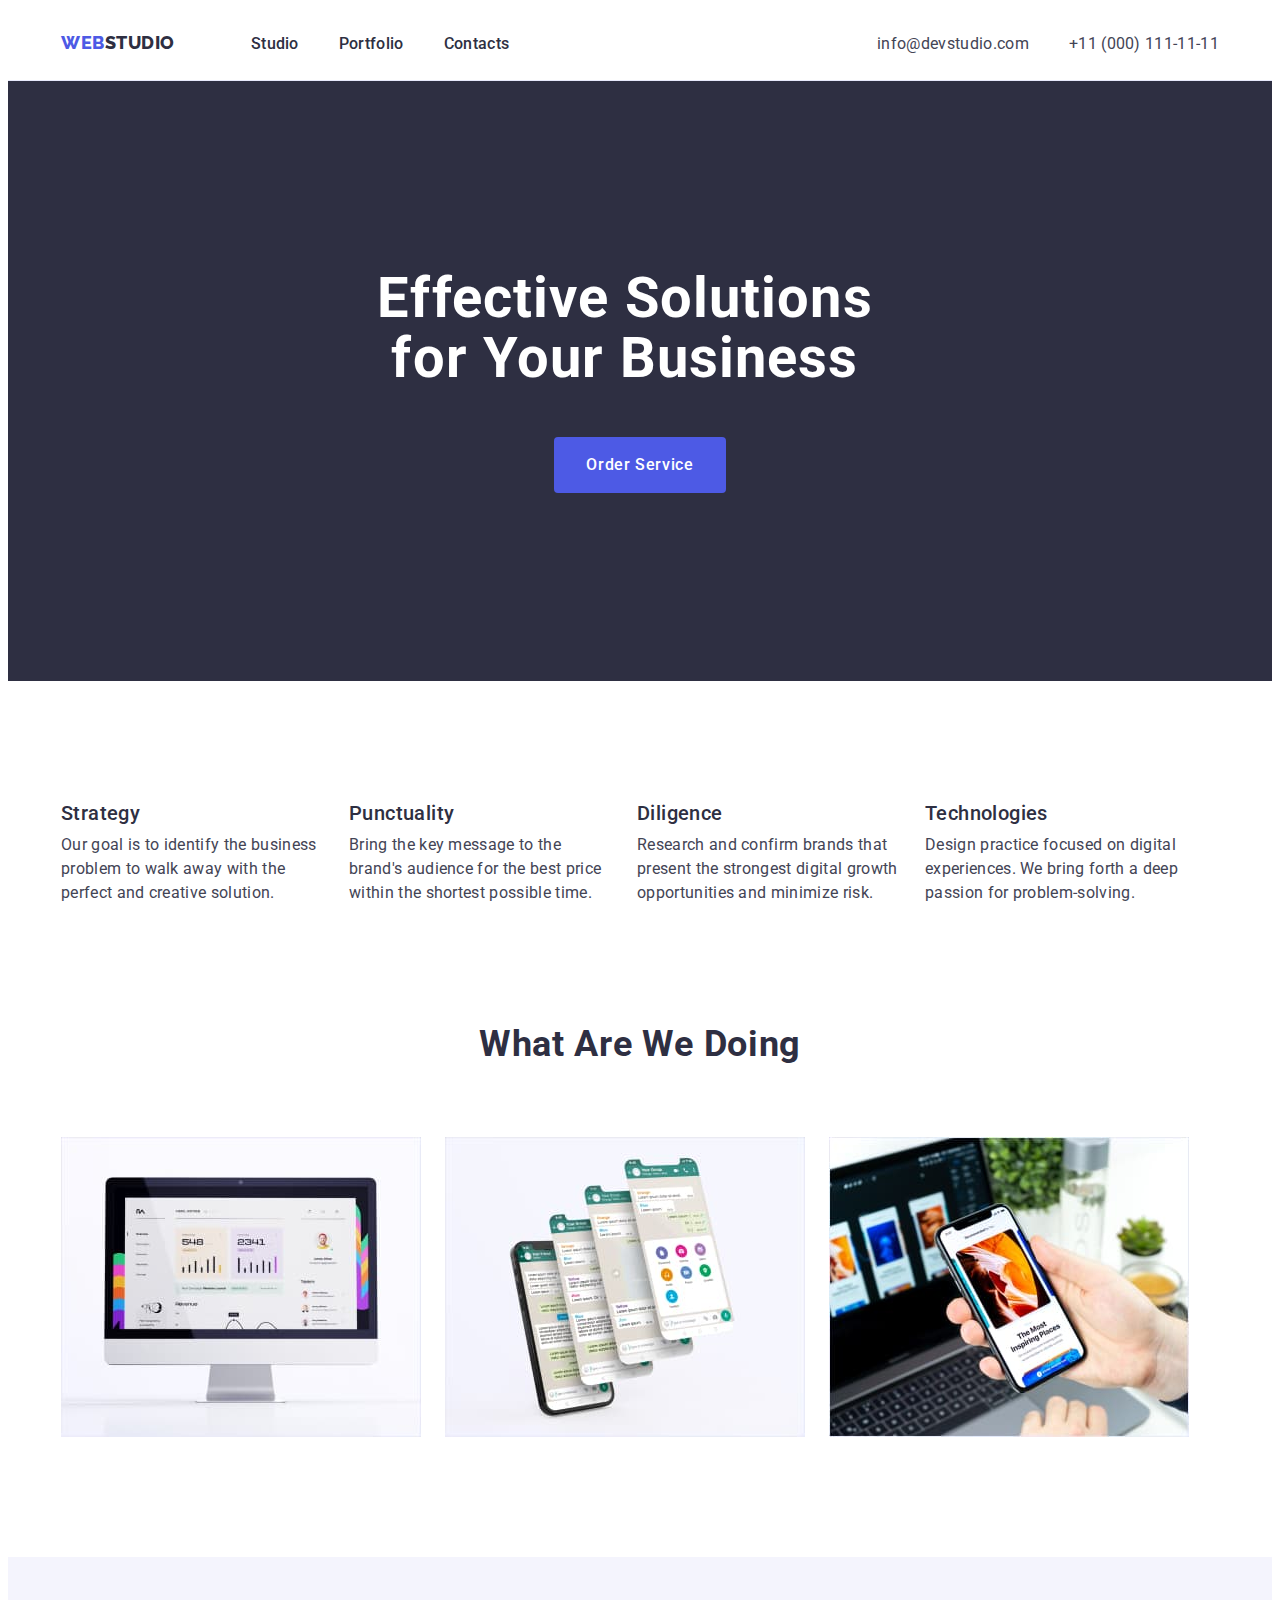
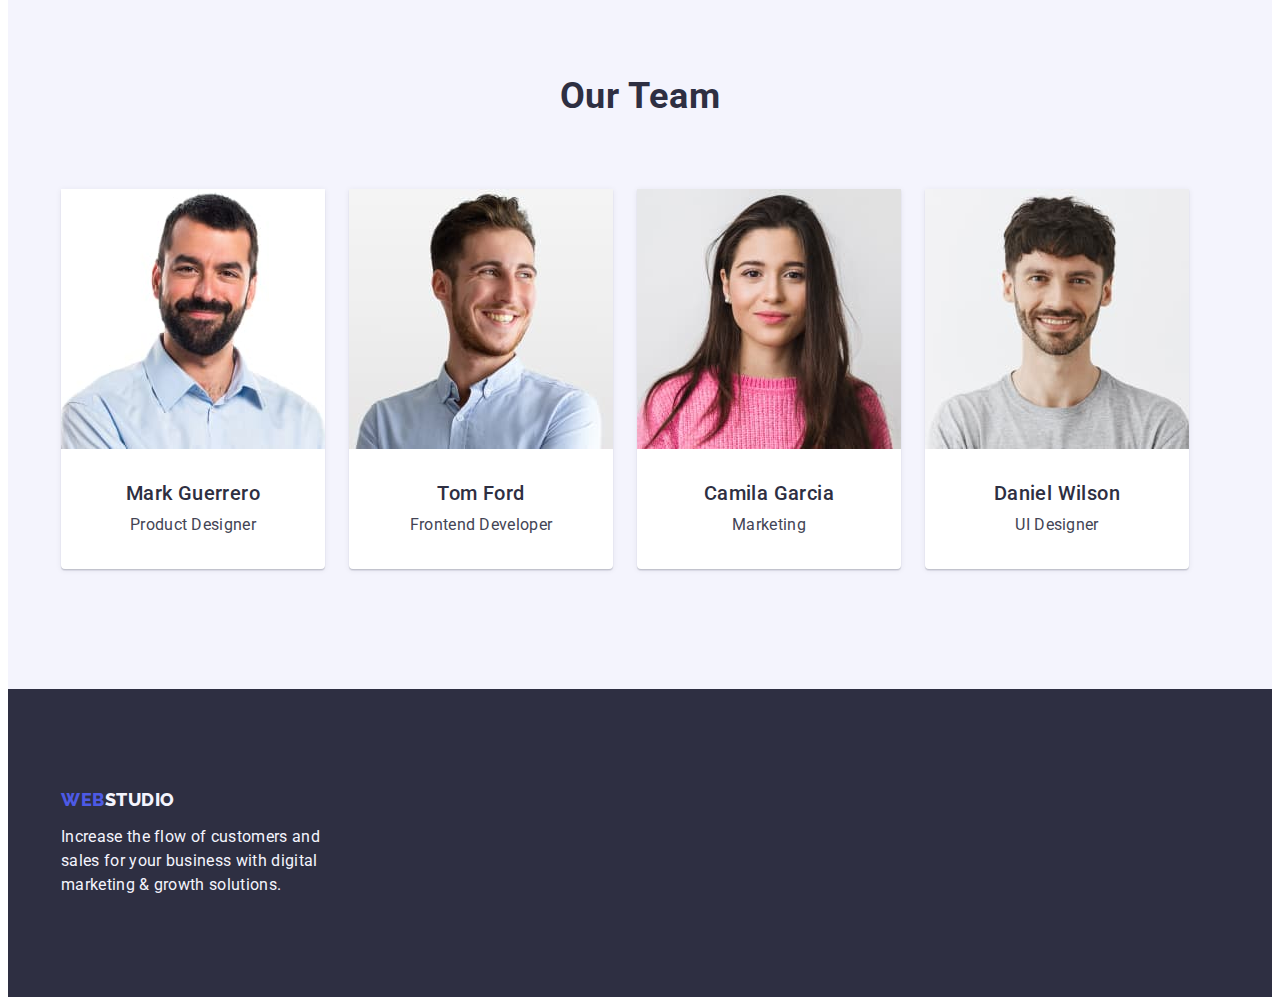
<file: index.html>
<!DOCTYPE html>
<html lang="en">
  <head>
    <meta charset="UTF-8" />
    <meta http-equiv="X-UA-Compatible" content="IE=edge" />
    <meta name="viewport" content="width=device-width, initial-scale=1.0" />
    <title>Web Studio</title>
    <link rel="preconnect" href="https://fonts.googleapis.com" />
    <link rel="preconnect" href="https://fonts.gstatic.com" crossorigin />
    <link
      href="https://fonts.googleapis.com/css2?family=Raleway:wght@800&family=Roboto:wght@400;500;700&display=swap"
      rel="stylesheet"
    />
    <link
      rel="stylesheet"
      href="https://cdnjs.cloudflare.com/ajax/libs/modern-normalize/1.1.0/modern-normalize.min.css"
      integrity="sha512-wpPYUAdjBVSE4KJnH1VR1HeZfpl1ub8YT/NKx4PuQ5NmX2tKuGu6U/JRp5y+Y8XG2tV+wKQpNHVUX03MfMFn9Q=="
      crossorigin="anonymous"
      referrerpolicy="no-referrer"
    />
    <link rel="stylesheet" href="./css/styles.css" />
  </head>
  <body>
    <!--Site header-->
    <header class="header">
      <div class="container main-cont">
        <nav class="header-navigation">
          <a href="./index.html" class="header-logo link">
            Web<span class="nav-logo">Studio</span>
          </a>
          <ul class="header-list list">
            <li class="header-item">
              <a href="./index.html" class="header-link link">Studio</a>
            </li>
            <li class="header-item">
              <a href="./portfolio.html" class="header-link link">Portfolio</a>
            </li>
            <li class="header-item">
              <a href="" class="header-link link">Contacts</a>
            </li>
          </ul>
        </nav>
        <address class="header-contacts">
          <ul class="site-nav list">
            <li class="header-item">
              <a href="mailto:info@devstudio.com" class="contacts link"
                >info@devstudio.com</a
              >
            </li>
            <li class="header-item">
              <a href="tel:+11(000)1111111" class="contacts link"
                >+11 (000) 111-11-11</a
              >
            </li>
          </ul>
        </address>
      </div>
    </header>

    <main>
      <!--Hero Image  -->
      <section class="hero">
        <div class="container">
          <h1 class="hero-title">Effective Solutions for Your Business</h1>
          <button type="button" class="hero-btn primary-btn">
            Order Service
          </button>
        </div>
      </section>

      <!--Short description-->
      <section class="section">
        <div class="container">
          <h2 class="visually-hidden">Work examples</h2>
          <ul class="section-list list">
            <li class="list-item">
              <h3 class="list-title">Strategy</h3>
              <p class="list-text">
                Our goal is to identify the business problem to walk away with
                the perfect and creative solution.
              </p>
            </li>
            <li class="list-item">
              <h3 class="list-title">Punctuality</h3>
              <p class="list-text">
                Bring the key message to the brand's audience for the best price
                within the shortest possible time.
              </p>
            </li>
            <li class="list-item">
              <h3 class="list-title">Diligence</h3>
              <p class="list-text">
                Research and confirm brands that present the strongest digital
                growth opportunities and minimize risk.
              </p>
            </li>
            <li class="list-item">
              <h3 class="list-title">Technologies</h3>
              <p class="list-text">
                Design practice focused on digital experiences. We bring forth a
                deep passion for problem-solving.
              </p>
            </li>
          </ul>
        </div>
      </section>

      <!--What are we doing?-->
      <section class="section third">
        <div class="container">
          <h2 class="section-title">What Are We Doing</h2>
          <ul class="third-list list">
            <li class="third-item">
              <img
                src="./images/work-1.jpg"
                alt="What are we doing"
                width="360"
                height="300"
                class="img"
              />
            </li>
            <li class="third-item">
              <img
                src="./images/work-2.jpg"
                alt="What are we doing"
                width="360"
                height="300"
                class="img"
              />
            </li>
            <li class="third-item">
              <img
                src="./images/work-3.jpg"
                alt="What are we doing"
                width="360"
                height="300"
                class="img"
              />
            </li>
          </ul>
        </div>
      </section>

      <!--Our team-->
      <section class="section-team">
        <div class="container">
          <h2 class="team-title">Our Team</h2>
          <ul class="team-list list">
            <li class="team-item">
              <img
                src="./images/prod_des.jpg"
                alt="Product Designer"
                width="264"
                height="260"
                class="img"
              />
              <div class="card-text">
                <h3 class="list-title team">Mark Guerrero</h3>
                <p class="list-text team">Product Designer</p>
              </div>
            </li>
            <li class="team-item">
              <img
                src="./images/front_dev.jpg"
                alt="Frontend Developer"
                width="264"
                height="260"
                class="img"
              />
              <div class="card-text">
                <h3 class="list-title team">Tom Ford</h3>
                <p class="list-text team">Frontend Developer</p>
              </div>
            </li>
            <li class="team-item">
              <img
                src="./images/marketing.jpg"
                alt="Marketing"
                width="264"
                height="260"
                class="img"
              />
              <div class="card-text">
                <h3 class="list-title team">Camila Garcia</h3>
                <p class="list-text team">Marketing</p>
              </div>
            </li>
            <li class="team-item">
              <img
                src="./images/ul_des.jpg"
                alt="UI Designer"
                width="264"
                height="260"
                class="img"
              />
              <div class="card-text">
                <h3 class="list-title team">Daniel Wilson</h3>
                <p class="list-text team">UI Designer</p>
              </div>
            </li>
          </ul>
        </div>
      </section>
    </main>

    <!--Footer-->
    <footer class="footer">
      <div class="container">
        <a href="./index.html" class="footer-logo link">
          Web<span class="footer-link">Studio</span>
        </a>
        <p class="footer-text">
          Increase the flow of customers and sales for your business with
          digital marketing & growth solutions.
        </p>
      </div>
    </footer>
  </body>
</html>
</file>
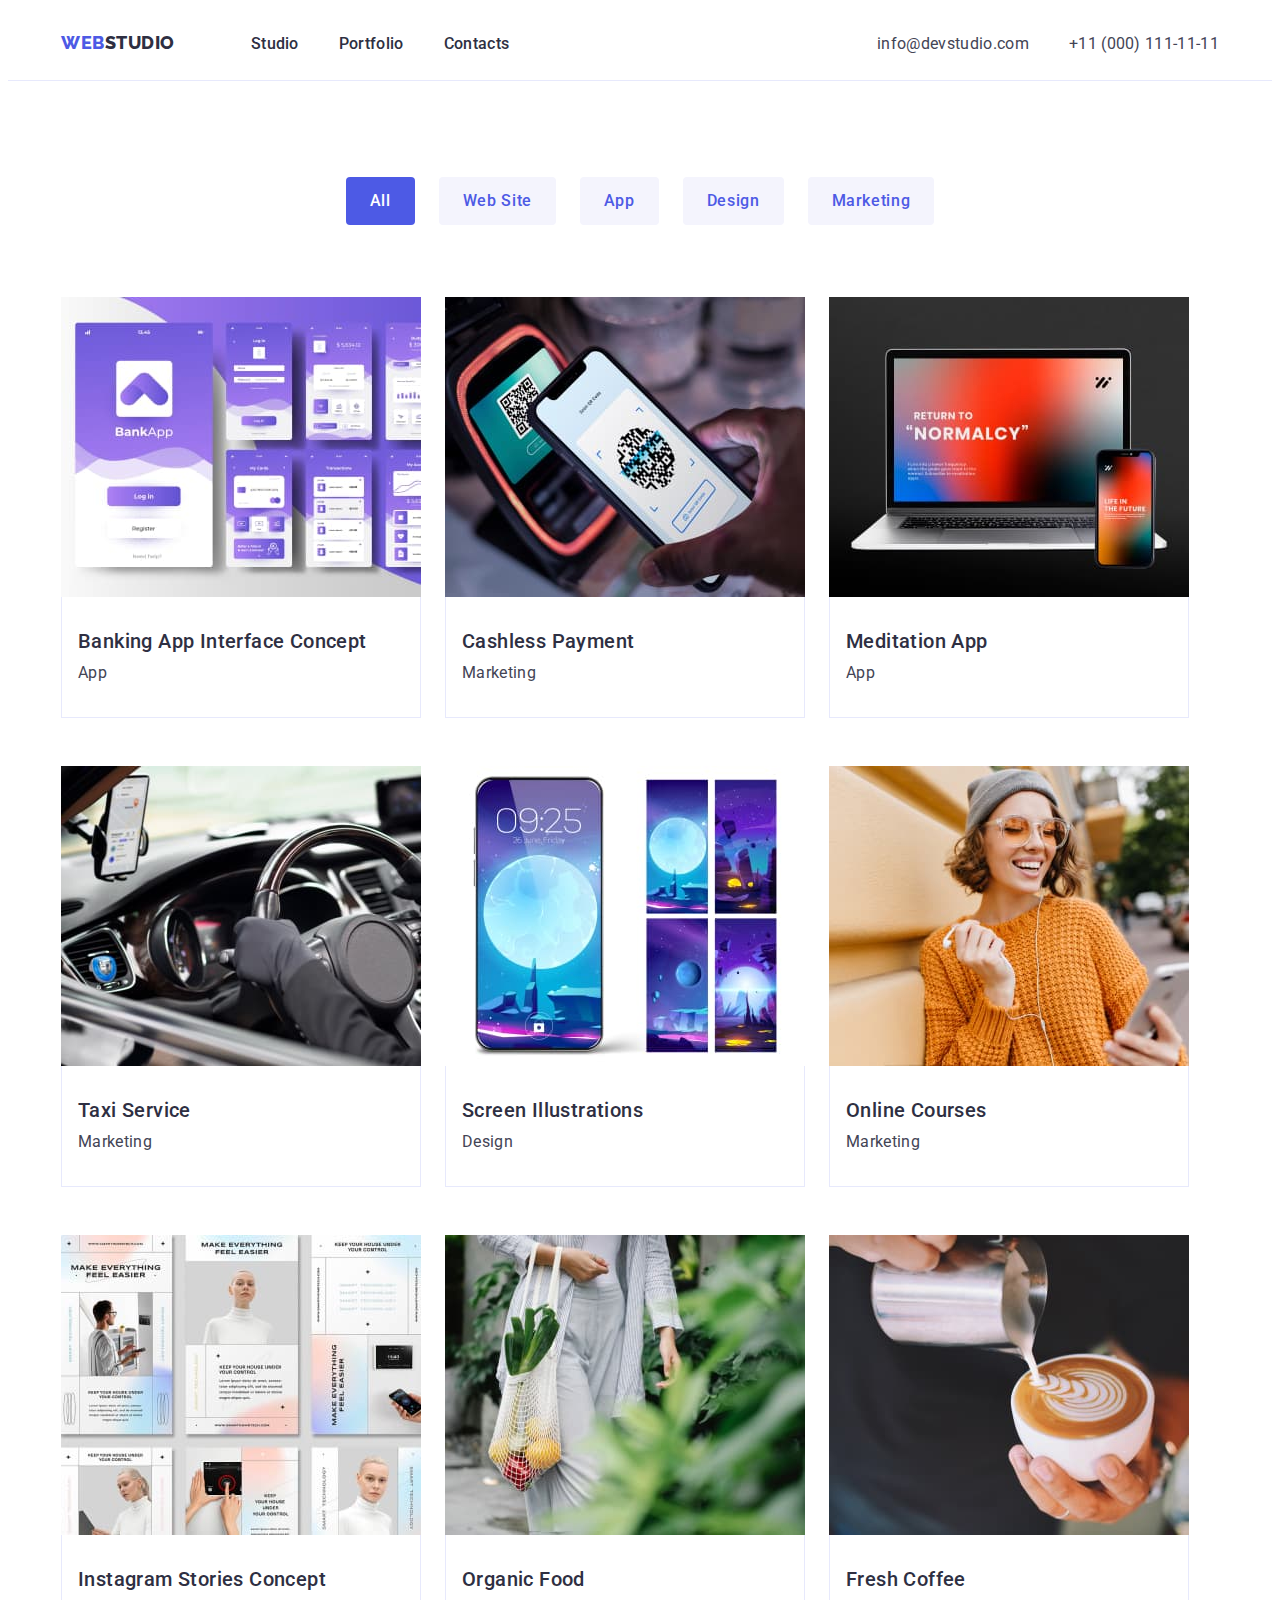
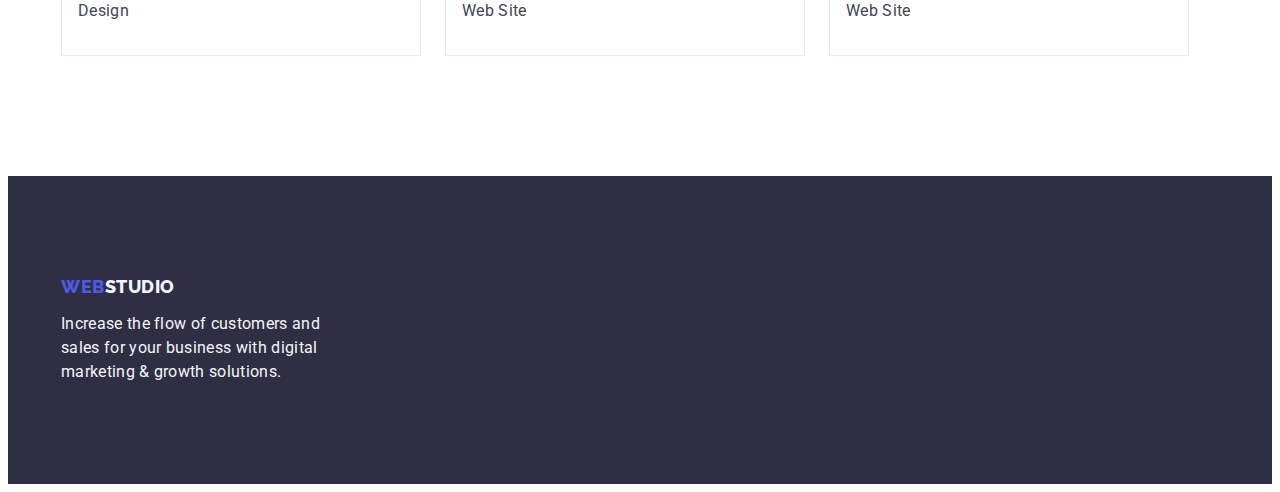
<file: portfolio.html>
<!DOCTYPE html>
<html lang="en">
  <head>
    <meta charset="UTF-8" />
    <meta http-equiv="X-UA-Compatible" content="IE=edge" />
    <meta name="viewport" content="width=device-width, initial-scale=1.0" />
    <title>Web Studio</title>
    <link rel="preconnect" href="https://fonts.googleapis.com" />
    <link rel="preconnect" href="https://fonts.gstatic.com" crossorigin />
    <link
      href="https://fonts.googleapis.com/css2?family=Raleway:wght@800&family=Roboto:wght@400;500;700&display=swap"
      rel="stylesheet"
    />
    <link
      rel="stylesheet"
      href="https://cdnjs.cloudflare.com/ajax/libs/modern-normalize/1.1.0/modern-normalize.min.css"
      integrity="sha512-wpPYUAdjBVSE4KJnH1VR1HeZfpl1ub8YT/NKx4PuQ5NmX2tKuGu6U/JRp5y+Y8XG2tV+wKQpNHVUX03MfMFn9Q=="
      crossorigin="anonymous"
      referrerpolicy="no-referrer"
    />
    <link rel="stylesheet" href="./css/styles.css" />
  </head>
  <body>
    <!--Site header-->
    <header class="header">
      <div class="container main-cont">
        <nav class="header-navigation">
          <a href="./index.html" class="header-logo link">
            Web<span class="nav-logo">Studio</span>
          </a>
          <ul class="header-list list">
            <li class="header-item">
              <a href="./index.html" class="header-link link">Studio</a>
            </li>
            <li class="header-item">
              <a href="./portfolio.html" class="header-link link">Portfolio</a>
            </li>
            <li class="header-item">
              <a href="" class="header-link link">Contacts</a>
            </li>
          </ul>
        </nav>
        <address class="header-contacts">
          <ul class="site-nav list">
            <li class="header-item">
              <a href="mailto:info@devstudio.com" class="contacts link"
                >info@devstudio.com</a
              >
            </li>
            <li class="header-item">
              <a href="tel:+11(000)1111111" class="contacts link"
                >+11 (000) 111-11-11</a
              >
            </li>
          </ul>
        </address>
      </div>
    </header>

    <main>
      <!-- Filter -->
      <section class="filter-section">
        <div class="container">
          <h1 class="visually-hidden">Filter</h1>
          <ul class="filter-list list">
            <li class="filter-item">
              <button class="portfolio-btn primary-btn" type="button">
                All
              </button>
            </li>
            <li class="filter-item">
              <button class="filter-btn primary-btn" type="button">
                Web Site
              </button>
            </li>
            <li class="filter-item">
              <button class="filter-btn primary-btn" type="button">App</button>
            </li>
            <li class="filter-item">
              <button class="filter-btn primary-btn" type="button">
                Design
              </button>
            </li>
            <li class="filter-item">
              <button class="filter-btn primary-btn" type="button">
                Marketing
              </button>
            </li>
          </ul>

          <ul class="portfolio-list list">
            <li class="portfolio-item list">
              <a href="" class="link">
                <img
                  src="./images/filter-1.jpg"
                  alt="Banking App Interface Concept"
                  width="360"
                  height="300"
                  class="img"
                />
                <div class="card-text border">
                  <h2 class="portfolio-title">Banking App Interface Concept</h2>
                  <p class="portfolio-text">App</p>
                </div>
              </a>
            </li>
            <li class="portfolio-item list">
              <a href="" class="link">
                <img
                  src="./images/filter-2.jpg"
                  alt="Cashless Payment"
                  width="360"
                  height="300"
                  class="img"
                />
                <div class="card-text border">
                  <h2 class="portfolio-title">Cashless Payment</h2>
                  <p class="portfolio-text">Marketing</p>
                </div>
              </a>
            </li>
            <li class="portfolio-item list">
              <a href="" class="link">
                <img
                  src="./images/filter-3.jpg"
                  alt="Meditation App"
                  width="360"
                  height="300"
                  class="img"
                />
                <div class="card-text border">
                  <h2 class="portfolio-title">Meditation App</h2>
                  <p class="portfolio-text">App</p>
                </div>
              </a>
            </li>
            <li class="portfolio-item list">
              <a href="" class="link">
                <img
                  src="./images/filter-4.jpg"
                  alt="Taxi Service"
                  width="360"
                  height="300"
                  class="img"
                />
                <div class="card-text border">
                  <h2 class="portfolio-title">Taxi Service</h2>
                  <p class="portfolio-text">Marketing</p>
                </div>
              </a>
            </li>
            <li class="portfolio-item list">
              <a href="" class="link">
                <img
                  src="./images/filter-5.jpg"
                  alt="Screen Illustrations"
                  width="360"
                  height="300"
                  class="img"
                />
                <div class="card-text border">
                  <h2 class="portfolio-title">Screen Illustrations</h2>
                  <p class="portfolio-text">Design</p>
                </div>
              </a>
            </li>
            <li class="portfolio-item list">
              <a href="" class="link">
                <img
                  src="./images/filter-6.jpg"
                  alt="Online Courses"
                  width="360"
                  height="300"
                  class="img"
                />
                <div class="card-text border">
                  <h2 class="portfolio-title">Online Courses</h2>
                  <p class="portfolio-text">Marketing</p>
                </div>
              </a>
            </li>
            <li class="portfolio-item list">
              <a href="" class="link">
                <img
                  src="./images/filter-7.jpg"
                  alt="Instagram Stories Concept"
                  width="360"
                  height="300"
                  class="img"
                />
                <div class="card-text border">
                  <h2 class="portfolio-title">Instagram Stories Concept</h2>
                  <p class="portfolio-text">Design</p>
                </div>
              </a>
            </li>
            <li class="portfolio-item list">
              <a href="" class="link">
                <img
                  src="./images/filter-8.jpg"
                  alt="Organic Food"
                  width="360"
                  height="300"
                  class="img"
                />
                <div class="card-text border">
                  <h2 class="portfolio-title">Organic Food</h2>
                  <p class="portfolio-text">Web Site</p>
                </div>
              </a>
            </li>
            <li class="portfolio-item list">
              <a href="" class="link">
                <img
                  src="./images/filter-9.jpg"
                  alt="Fresh Coffee"
                  width="360"
                  height="300"
                  class="img"
                />
                <div class="card-text border">
                  <h2 class="portfolio-title">Fresh Coffee</h2>
                  <p class="portfolio-text">Web Site</p>
                </div>
              </a>
            </li>
          </ul>
        </div>
      </section>
    </main>

    <!--Footer-->
    <footer class="footer">
      <div class="container">
        <a href="./index.html" class="footer-logo link">
          Web<span class="footer-link">Studio</span>
        </a>
        <p class="footer-text">
          Increase the flow of customers and sales for your business with
          digital marketing & growth solutions.
        </p>
      </div>
    </footer>
  </body>
</html>
</file>
<file: css/styles.css>
:root {
  --main-page-color: #434455;
  --defoult-text-color: #2e2f42;
  --main-white-color: #ffffff;
  --main-cloud-color: #f4f4fd;
  --main-iris-color: #4d5ae5;
  --main-ocean-color: #404bbf;
}

body {
  background-color: var(--main-white-color);
  font-family: "Roboto", sans-serif;
  color: var(--main-page-color);
}

.visually-hidden {
  position: absolute;
  width: 1px;
  height: 1px;
  margin: -1px;
  border: 0;
  padding: 0;

  white-space: nowrap;
  clip-path: inset(100%);
  clip: rect(0 0 0 0);
  overflow: hidden;
}

.container {
  margin-left: auto;
  margin-right: auto;
  width: 1158px;
  padding-left: 15px;
  padding-right: 15px;
  /* outline: 2px solid tomato; */
}

.list,
.link {
  padding: 0px;
  margin: 0px;

  list-style: none;
  text-decoration: none;
}

h1,
h2,
h3,
h4,
h5,
h6,
p {
  margin: 0;
}

/* Header */

.header {
  border-bottom: 1px solid #e7e9fc;
}

.main-cont {
  display: flex;
  align-items: center;
}

.header-navigation {
  display: flex;
  margin-right: auto;
}

.header-logo {
  display: block;
  padding-top: 24px;
  padding-bottom: 24px;
  margin-right: 76px;

  font-family: "Raleway", sans-serif;
  font-weight: 800;
  font-size: 18px;
  line-height: 1.17;
  letter-spacing: 0.03em;
  color: var(--main-iris-color);
  text-transform: uppercase;
}
.nav-logo {
  font-family: "Raleway", sans-serif;
  font-weight: 800;
  font-size: 18px;
  line-height: 1.17;
  letter-spacing: 0.03em;
  color: var(--defoult-text-color);
  text-transform: uppercase;
}

.header-list {
  display: flex;
}

.header-list .header-item + .header-item {
  margin-left: 40px;
}

.header-link {
  display: block;
  padding-top: 24px;
  padding-bottom: 24px;

  font-weight: 500;
  font-size: 16px;
  line-height: 1.5;
  letter-spacing: 0.02em;
  color: var(--defoult-text-color);
}

.header-link:hover,
.header-link:focus {
  color: var(--main-ocean-color);
}

.header-contacts {
  font-style: normal;
}

.site-nav {
  display: flex;
}

.site-nav .header-item + .header-item {
  margin-left: 40px;
}

.contacts {
  display: block;
  padding-top: 24px;
  padding-bottom: 24px;

  font-size: 16px;
  line-height: 1.5;
  letter-spacing: 0.02em;
  color: var(--main-page-color);
}

.contacts:hover,
.contacts:focus {
  color: var(--main-ocean-color);
}

/* Hero */

.hero {
  text-align: center;
  padding: 188px 0;

  background-color: var(--defoult-text-color);
}

.hero-title {
  margin-bottom: 48px;
  margin-left: 316px;
  width: 496px;

  font-size: 56px;
  line-height: 1.07;
  letter-spacing: 0.02em;
  color: var(--main-white-color);
}

.hero-btn {
  padding: 16px 32px;

  min-width: 169px;
  color: var(--main-white-color);
  background-color: var(--main-iris-color);
}

.hero-btn:hover,
.hero-btn:focus {
  background-color: var(--main-ocean-color);
}

/* Short Description */

.section {
  padding-top: 120px;
}

.section-title {
  margin-bottom: 72px;
  font-size: 36px;

  line-height: 1.11;
  text-align: center;
  letter-spacing: 0.02em;
  text-transform: capitalize;
  color: var(--defoult-text-color);
}

.section-list {
  display: flex;
  flex-wrap: wrap;
}

.list-item {
  margin-right: 24px;

  width: 264px;
}

.list-item:nth-child(4) {
  margin-right: 0px;
}

.list-title {
  margin-bottom: 8px;

  font-weight: 500;
  font-size: 20px;
  line-height: 1.2;
  letter-spacing: 0.02em;
  color: var(--defoult-text-color);
}

.list-text {
  margin-bottom: 0px;

  font-size: 16px;
  line-height: 1.5;
  letter-spacing: 0.02em;
}

/* What are we doing? */

.section.third {
  padding-bottom: 120px;
}

.third-list {
  display: flex;
  flex-wrap: wrap;
}

.third-item {
  display: block;
  margin-right: 24px;
}

.third-item:nth-child(3) {
  margin-right: 0px;
}

.img {
  display: block;
}

/* Out team */

.section-team {
  padding: 120px 0;

  background-color: var(--main-cloud-color);
}

.team-title {
  margin-bottom: 72px;

  font-size: 36px;
  line-height: 1.11;
  text-align: center;
  letter-spacing: 0.02em;
  text-transform: capitalize;
  color: var(--defoult-text-color);
}

.team-list {
  display: flex;
}

.team-item {
  width: 264px;
  margin-right: 24px;

  background-color: var(--main-white-color);
  box-shadow: 0px 1px 6px rgba(46, 47, 66, 0.08),
    0px 1px 1px rgba(46, 47, 66, 0.16), 0px 2px 1px rgba(46, 47, 66, 0.08);
  border-radius: 0px 0px 4px 4px;
}

.team-item:nth-child(4) {
  margin-right: 0px;
}

.card-text {
  padding: 32px 16px;
}

.list-title.team {
  text-align: center;
}

.list-text.team {
  text-align: center;
}

/* Footer */

.footer {
  padding: 100px 0;

  background-color: var(--defoult-text-color);
}

.footer-logo {
  display: block;
  margin-bottom: 15px;

  font-family: "Raleway", sans-serif;
  font-weight: 800;
  font-size: 18px;
  line-height: 1.17;
  letter-spacing: 0.03em;
  color: var(--main-iris-color);
  text-transform: uppercase;
}

.footer-link {
  font-family: "Raleway", sans-serif;
  font-weight: 800;
  font-size: 18px;
  line-height: 1.17;
  letter-spacing: 0.03em;
  color: var(--main-cloud-color);
  text-transform: uppercase;
}

.footer-text {
  width: 264px;
  font-size: 16px;

  line-height: 1.5;
  letter-spacing: 0.02em;
  color: var(--main-cloud-color);
}

/* Button */

.primary-btn {
  display: inline-block;
  border-radius: 4px;

  font-family: "Roboto", sans-serif;
  font-weight: 500;
  font-size: 16px;
  line-height: 1.5;
  cursor: pointer;
  letter-spacing: 0.04em;
  text-align: center;
  border: none;
}

/* Portfolio */

.filter-section {
  padding-top: 96px;
  padding-bottom: 120px;
}

.filter-list {
  display: flex;
  flex-wrap: wrap;
  justify-content: center;
  margin-bottom: 72px;
}

.filter-list .filter-item + .filter-item {
  margin-left: 24px;
}

.portfolio-btn {
  padding: 12px 24px;
  min-width: 69px;

  color: var(--main-white-color);
  background-color: var(--main-iris-color);
}

.portfolio-btn:is(:hover, :focus) {
  color: var(--main-white-color);
  background-color: var(--main-ocean-color);
}

.filter-btn {
  padding: 12px 24px;
  min-width: 69px;

  color: #4d5ae5;
  background: #f4f4fd;
}

.filter-btn:is(:hover, :focus) {
  color: var(--main-white-color);
  background-color: var(--main-ocean-color);
}

.portfolio-list {
  display: flex;
  flex-wrap: wrap;
}

.portfolio-item {
  width: 360px;
  margin-right: 24px;
  margin-bottom: 48px;
}

.portfolio-item:nth-child(3n) {
  margin-right: 0px;
}

.portfolio-item:nth-last-child(-n + 3) {
  margin-bottom: 0px;
}

.portfolio-title {
  padding-bottom: 8px;

  font-weight: 500;
  font-size: 20px;
  line-height: 1.2;
  letter-spacing: 0.02em;
  color: var(--defoult-text-color);
}

.portfolio-text {
  font-size: 16px;
  line-height: 1.5;
  letter-spacing: 0.02em;
  color: var(--main-page-color);
}

.border {
  border: 1px solid #e7e9fc;
  border-top: none;
}
</file>
